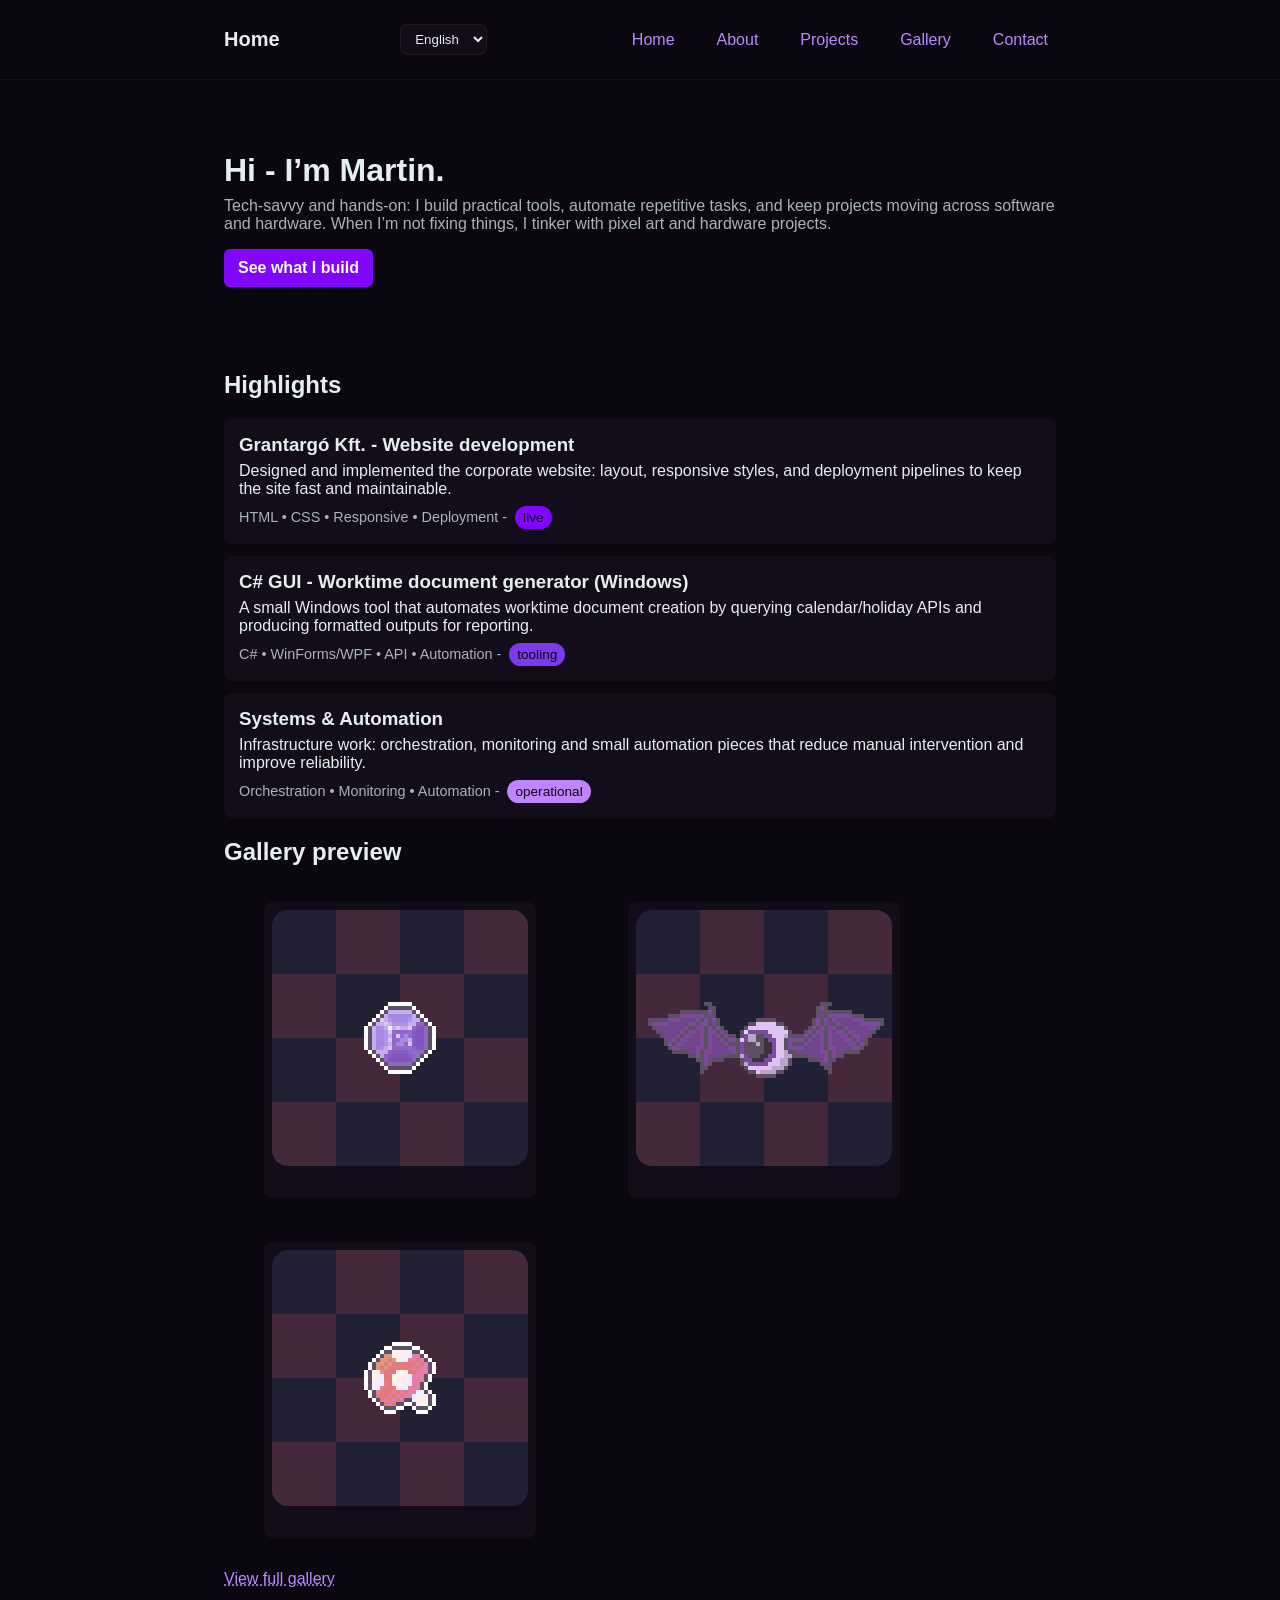
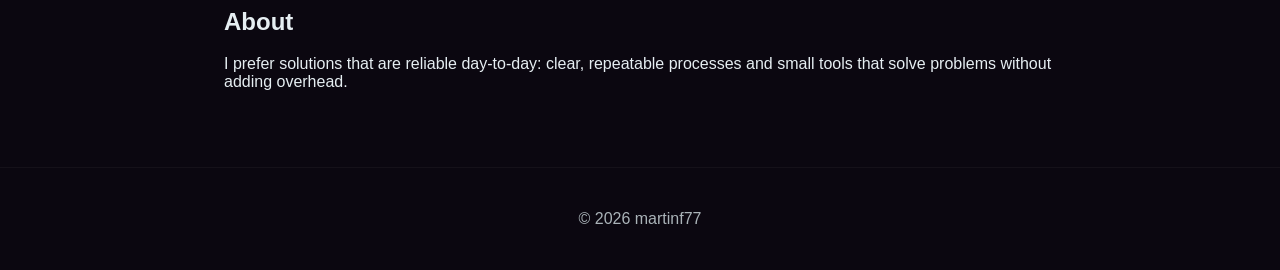
<file: index.html>
<!doctype html>
<html lang="en">
<head>
  <meta charset="utf-8" />
  <meta name="viewport" content="width=device-width,initial-scale=1" />
  <title>Home - martinf77</title>
  <link rel="stylesheet" href="assets/css/style.css">
</head>
<body>
  <header class="site-header">
    <div class="container">
      <h1 class="site-title" data-i18n="title.home">Home</h1>
      <div class="header-controls">
        <select id="lang-select" aria-label="Language">
          <option value="en">English</option>
          <option value="hu">Magyar</option>
        </select>
      </div>
      <nav>
        <a href="index.html" data-i18n="nav.home">Home</a>
        <a href="about.html" data-i18n="nav.about">About</a>
        <a href="projects.html" data-i18n="nav.projects">Projects</a>
        <a href="gallery.html" data-i18n="nav.gallery">Gallery</a>
        <a href="contact.html" data-i18n="nav.contact">Contact</a>
      </nav>
    </div>
  </header>

  <main class="container">
    <section class="hero">
      <h2 data-i18n="hero.hi">Hi - I’m Martin.</h2>
      <p class="tagline" data-i18n="hero.tagline">Tech-savvy and hands-on: I build practical tools, automate repetitive tasks, and keep projects moving across software and hardware. When I’m not fixing things, I tinker with pixel art and hardware projects.</p>
      <p><a class="cta" href="projects.html" data-i18n="cta.projects">See what I build</a></p>
    </section>

    <section>
      <h2 data-i18n="highlights.title">Highlights</h2>
      <ul class="projects-list">
        <li>
          <h3 class="project-title"><a href="https://grantargo.hu" target="_blank" rel="noopener noreferrer" data-i18n="project.grantargo.title">Grantargó Kft. - Website development</a></h3>
          <p class="project-desc" data-i18n="project.grantargo.desc">Designed and implemented the corporate website: layout, responsive styles, and deployment pipelines to keep the site fast and maintainable.</p>
          <div class="project-meta muted small">HTML • CSS • Responsive • Deployment - <span class="status-pill status-live" data-i18n="status.live">live</span></div>
        </li>

        <li>
          <h3 class="project-title" data-i18n="project.worktime.title">C# GUI - Worktime document generator (Windows)</h3>
          <p class="project-desc" data-i18n="project.worktime.desc">A small Windows tool that automates worktime document creation by querying calendar/holiday APIs and producing formatted outputs for reporting.</p>
          <div class="project-meta muted small">C# • WinForms/WPF • API • Automation - <span class="status-pill status-tooling" data-i18n="status.tooling">tooling</span></div>
        </li>

        <li>
          <h3 class="project-title" data-i18n="project.sys.title">Systems & Automation</h3>
          <p class="project-desc" data-i18n="project.sys.desc">Infrastructure work: orchestration, monitoring and small automation pieces that reduce manual intervention and improve reliability.</p>
          <div class="project-meta muted small">Orchestration • Monitoring • Automation - <span class="status-pill status-operational" data-i18n="status.operational">operational</span></div>
        </li>
      </ul>
    </section>

    <section>
      <h2 data-i18n="gallery.preview">Gallery preview</h2>
      <div class="gallery-grid">
        <figure>
          <img src="images/gallery/amethyst-post.gif" alt="amethyst pixel art">
          <figcaption>amethyst</figcaption>
        </figure>

        <figure>
          <img src="images/gallery/eyebat-post.gif" alt="eyebat pixel art">
          <figcaption>eyebat</figcaption>
        </figure>

        <figure>
          <img src="images/gallery/red-mushroom-post.gif" alt="red mushroom pixel art">
          <figcaption>red mushroom</figcaption>
        </figure>
      </div>
      <p><a href="gallery.html" data-i18n="gallery.view">View full gallery</a></p>
    </section>

    <section>
      <h2 data-i18n="about.title">About</h2>
      <p data-i18n="about.intro">I prefer solutions that are reliable day-to-day: clear, repeatable processes and small tools that solve problems without adding overhead. <a href="about.html" data-i18n="about.readmore">Read more</a></p>
    </section>
  </main>

  <footer class="site-footer">
    <div class="container">© <span id="year1"></span> martinf77</div>
  </footer>

  <script>document.getElementById('year1').textContent = new Date().getFullYear();</script>

  <script>
    (function(){
      var SCALE = 4; // desired scale relative to original media size
      var grid = document.querySelector('.gallery-grid');
      if (!grid) return;
      function processFigure(fig){
        var media = fig.querySelector('img,video');
        if (!media) return;
        function applySizing(nw, nh){
          var maxW = Math.max(120, grid.clientWidth - 24);
          var desired = nw * SCALE;
          var finalScale = SCALE;
          if (desired > maxW) {
            var fit = Math.floor(maxW / Math.max(1, nw));
            finalScale = Math.max(1, Math.min(SCALE, fit));
          }
          media.style.width = nw + 'px';
          media.style.height = 'auto';
          media.style.transform = 'scale(' + finalScale + ')';
          media.style.transformOrigin = 'top left';
          fig.style.width = (nw * finalScale + 16) + 'px';
          fig.style.height = (nh * finalScale + 40) + 'px';
        }

        if (media.tagName.toLowerCase() === 'img'){
          if (media.complete && media.naturalWidth) {
            applySizing(media.naturalWidth, media.naturalHeight);
          } else {
            media.addEventListener('load', function(){
              applySizing(media.naturalWidth, media.naturalHeight);
            });
          }
        } else if (media.tagName.toLowerCase() === 'video'){
          if (media.videoWidth) {
            applySizing(media.videoWidth, media.videoHeight);
          } else {
            media.addEventListener('loadedmetadata', function(){
              applySizing(media.videoWidth, media.videoHeight);
            });
          }
        }
      }

      var figs = grid.querySelectorAll('figure');
      figs.forEach(processFigure);
      var resizeTimeout;
      window.addEventListener('resize', function(){
        clearTimeout(resizeTimeout);
        resizeTimeout = setTimeout(function(){
          figs.forEach(processFigure);
        }, 150);
      });
    })();
  </script>
  <script src="assets/js/site-i18n.js" defer></script>
</body>
</html>
</file>
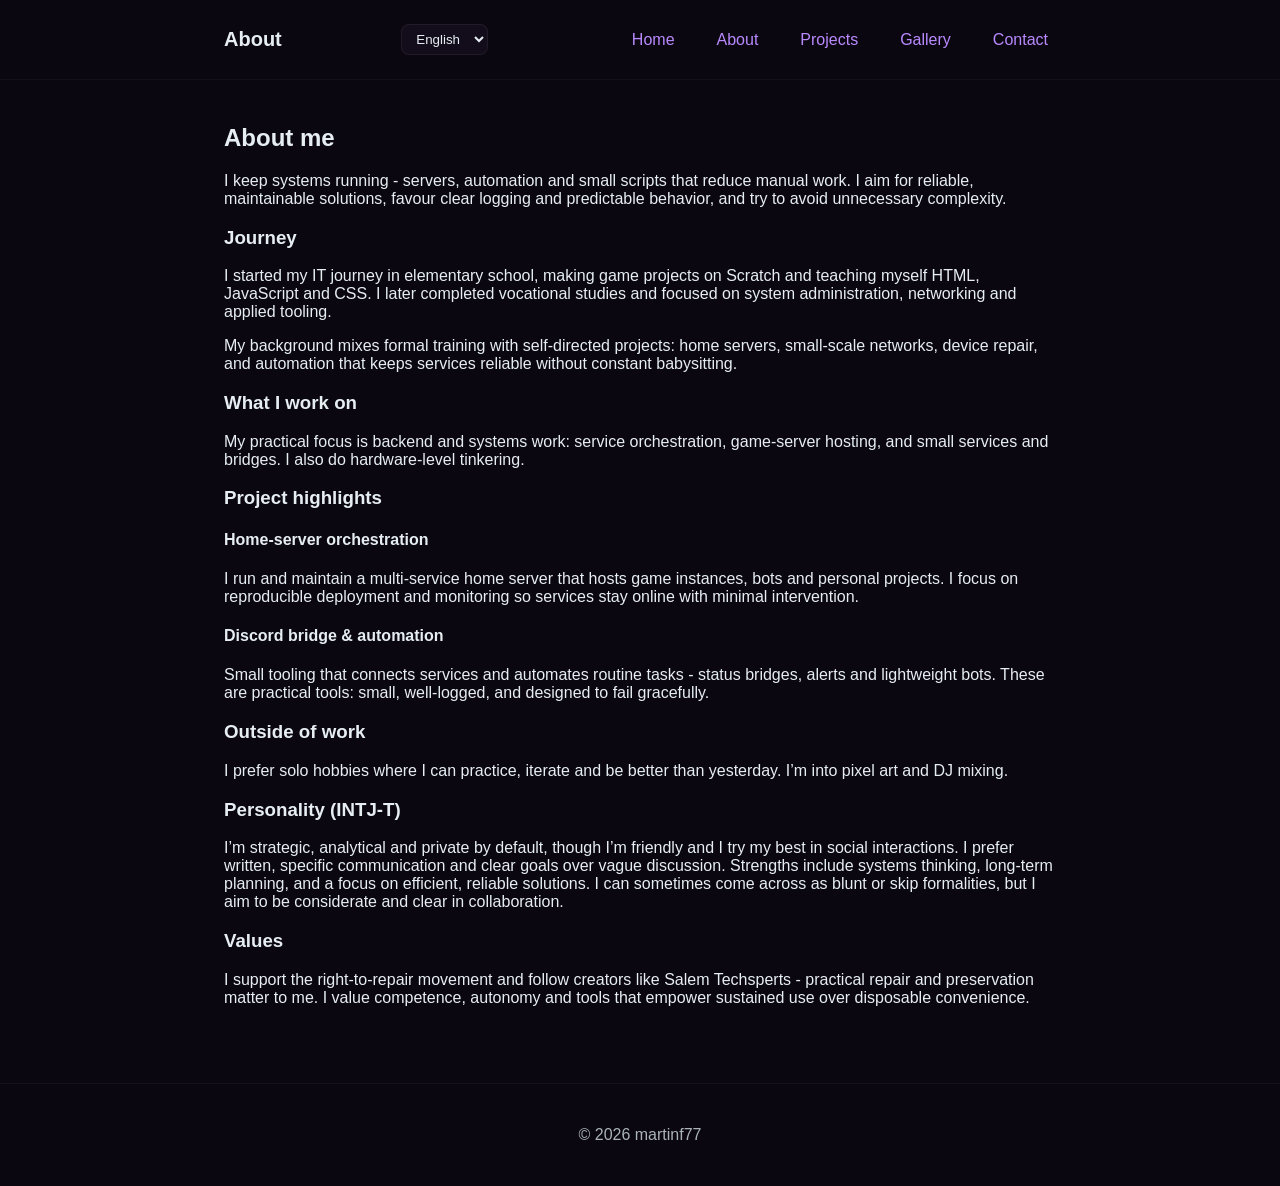
<file: about.html>
<!doctype html>
<html lang="en">
<head>
  <meta charset="utf-8" />
  <meta name="viewport" content="width=device-width,initial-scale=1" />
  <title>About - martinf77</title>
  <link rel="stylesheet" href="assets/css/style.css">
</head>
<body>
  <header class="site-header">
    <div class="container">
      <h1 class="site-title" data-i18n="title.about">About</h1>
      <div class="header-controls">
        <select id="lang-select" aria-label="Language">
          <option value="en">English</option>
          <option value="hu">Magyar</option>
        </select>
      </div>
      <nav>
        <a href="index.html" data-i18n="nav.home">Home</a>
        <a href="about.html" data-i18n="nav.about">About</a>
        <a href="projects.html" data-i18n="nav.projects">Projects</a>
        <a href="gallery.html" data-i18n="nav.gallery">Gallery</a>
        <a href="contact.html" data-i18n="nav.contact">Contact</a>
      </nav>
    </div>
  </header>

  <main class="container">
    <article>
      <section>
        <h2 data-i18n="about.me.title">About me</h2>
        <p data-i18n="about.me.intro">I keep systems running - servers, automation and small scripts that reduce manual work. I aim for reliable, maintainable solutions, favour clear logging and predictable behavior, and try to avoid unnecessary complexity.</p>
      </section>

      <section>
        <h3 data-i18n="about.journey.title">Journey</h3>
        <p data-i18n="about.journey.intro">I started my IT journey in elementary school, making game projects on <a href="https://scratch.mit.edu">Scratch</a> and teaching myself HTML, JavaScript and CSS - those early experiments taught me iteration and systems thinking. I later completed technical school in 2025: <em>Informatikai rendszer- és alkalmazás üzemeltető technikus</em> (vocational diploma - IT Systems & Applications Operations Technician), where I focused on system administration, networking and applied tooling. I also explored university coursework at Óbuda University (NIK), studying toward a BSc in Engineering Informatics, but chose to return to hands-on projects because I learn fastest by building and iterating in the real world.</p>
        <p data-i18n="about.journey.outro">My background mixes formal training with self-directed projects: home servers, small-scale networks, device repair, and automation that keeps services reliable without constant babysitting.</p>
      </section>

      <section>
        <h3 data-i18n="about.work.title">What I work on</h3>
        <p data-i18n="about.work.intro">My practical focus is backend and systems work: service orchestration, game-server hosting, and small services and bridges (for example, Discord integrations). I also do hardware-level tinkering - Raspberry Pi/Arduino projects, maintenance and repair when it makes sense.</p>
      </section>

      <section>
        <h3 data-i18n="about.highlights.title">Project highlights</h3>
        <div class="project">
          <h4 data-i18n="about.home_server.title">Home-server orchestration</h4>
          <p data-i18n="about.home_server.desc">I run and maintain a multi-service home server that hosts game instances, bots and personal projects. I focus on reproducible deployment and monitoring so services stay online with minimal intervention.</p>
        </div>
        <div class="project">
          <h4 data-i18n="about.discord.title">Discord bridge & automation</h4>
          <p data-i18n="about.discord.desc">Small tooling that connects services and automates routine tasks - status bridges, alerts and lightweight bots. These are practical tools: small, well-logged, and designed to fail gracefully.</p>
        </div>
      </section>

      <section>
        <h3 data-i18n="about.outside.title">Outside of work</h3>
        <p data-i18n="about.outside.intro">I prefer solo hobbies where I can practice, iterate and be better than yesterday. I’m into pixel art and DJ mixing - both satisfy the same systems-oriented part of my brain: constraints, iteration and pattern. I enjoy exploring other hobbies that fit that mindset and am always trying new things to see what clicks.</p>
      </section>

      <section>
        <h3 data-i18n="about.personality.title">Personality (INTJ‑T)</h3>
        <p data-i18n="about.personality.desc">I identify as INTJ‑T. In practical terms that means I’m strategic, analytical and private by default, though I’m friendly and I try my best in social interactions. I prefer written, specific communication and clear goals over vague discussion. Strengths include systems thinking, long-term planning, and a focus on efficient, reliable solutions. I can sometimes come across as blunt or skip formalities, but I aim to be considerate and clear in collaboration.</p>
      </section>

      <section>
        <h3 data-i18n="about.values.title">Values</h3>
        <p data-i18n="about.values.desc">I support the right-to-repair movement and follow creators like Salem Techsperts - practical repair and preservation matter to me. I value competence, autonomy and tools that empower sustained use over disposable convenience.</p>
      </section>

      
    </article>
  </main>

  <footer class="site-footer">
    <div class="container">© <span id="year2"></span> martinf77</div>
  </footer>
  <script>document.getElementById('year2').textContent = new Date().getFullYear();</script>
  <script src="assets/js/site-i18n.js" defer></script>
</body>
</html>
</file>
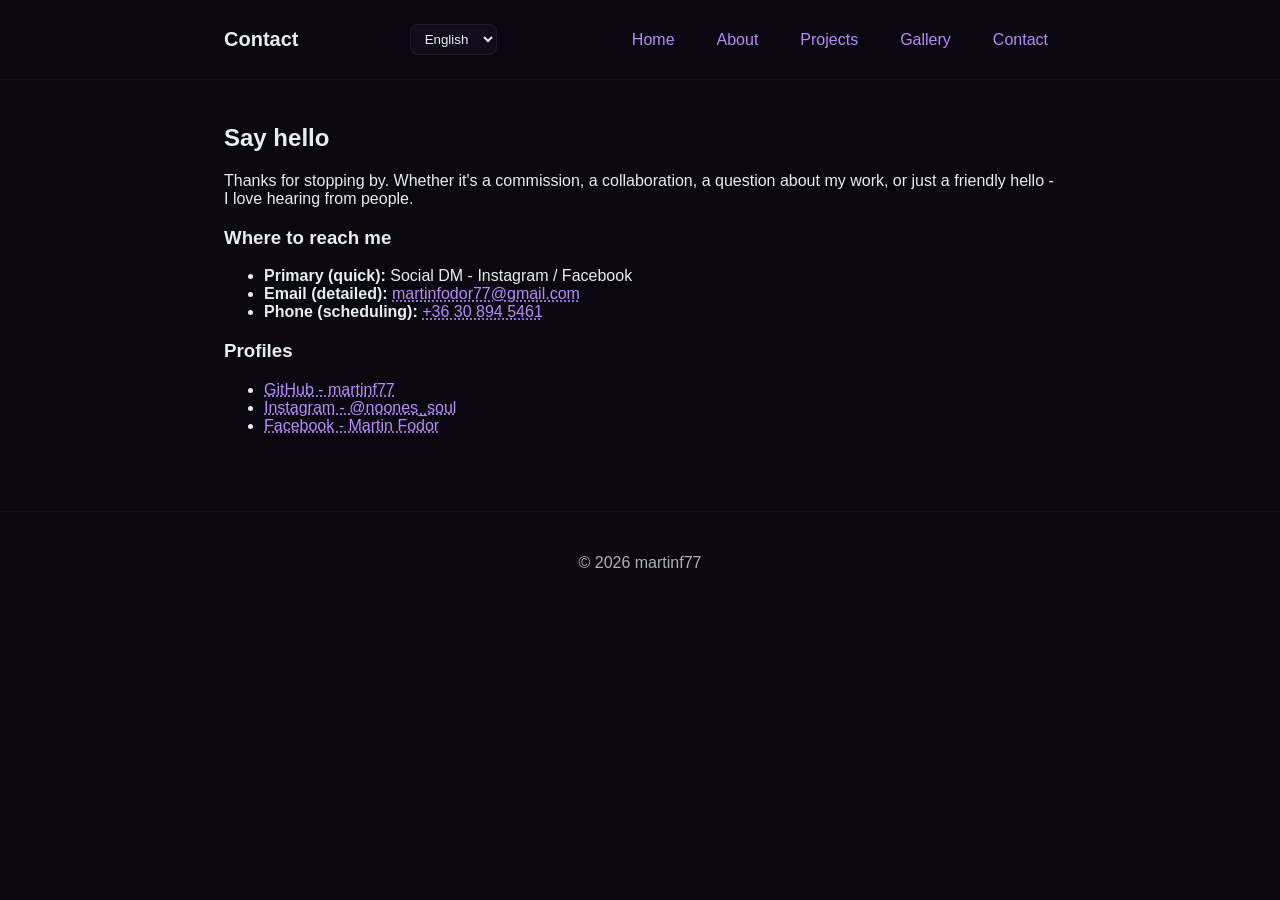
<file: contact.html>
<!doctype html>
<html lang="en">
<head>
  <meta charset="utf-8" />
  <meta name="viewport" content="width=device-width,initial-scale=1" />
  <title>Contact - martinf77</title>
  <link rel="stylesheet" href="assets/css/style.css">
</head>
<body>
  <header class="site-header">
    <div class="container">
      <h1 class="site-title" data-i18n="title.contact">Contact</h1>
      <div class="header-controls">
        <select id="lang-select" aria-label="Language">
          <option value="en">English</option>
          <option value="hu">Magyar</option>
        </select>
      </div>
      <nav>
        <a href="index.html" data-i18n="nav.home">Home</a>
        <a href="about.html" data-i18n="nav.about">About</a>
        <a href="projects.html" data-i18n="nav.projects">Projects</a>
        <a href="gallery.html" data-i18n="nav.gallery">Gallery</a>
        <a href="contact.html" data-i18n="nav.contact">Contact</a>
      </nav>
    </div>
  </header>

  <main class="container">
    <section>
      <h2 data-i18n="contact.title">Say hello</h2>
      <p data-i18n="contact.intro">Thanks for stopping by. Whether it's a commission, a collaboration, a question about my work, or just a friendly hello - I love hearing from people. The quickest way to reach me is via social DM; for formal requests or attachments, email is preferable. If you need to coordinate times, a call or text is fine.</p>

      <h3 data-i18n="contact.where.title">Where to reach me</h3>
      <ul>
        <li><strong data-i18n="contact.primary.label">Primary (quick):</strong> <span data-i18n="contact.primary.value">Social DM - Instagram / Facebook</span></li>
        <li><strong data-i18n="contact.email.label">Email (detailed):</strong> <a href="mailto:martinfodor77@gmail.com">martinfodor77@gmail.com</a></li>
        <li><strong data-i18n="contact.phone.label">Phone (scheduling):</strong> <a href="tel:+36308945461">+36 30 894 5461</a></li>
      </ul>

      <h3 data-i18n="contact.profiles.title">Profiles</h3>
      <ul>
        <li><a href="https://github.com/martinf77" target="_blank" rel="noopener">GitHub - martinf77</a></li>
        <li><a href="https://www.instagram.com/noones_soul/" target="_blank" rel="noopener">Instagram - @noones_soul</a></li>
        <li><a href="https://www.facebook.com/arty.fodor" target="_blank" rel="noopener">Facebook - Martin Fodor</a></li>
      </ul>
    </section>
  </main>

  <footer class="site-footer">
    <div class="container">© <span id="year4"></span> martinf77</div>
  </footer>
  <script>document.getElementById('year4').textContent = new Date().getFullYear();</script>
  <script src="assets/js/site-i18n.js" defer></script>
</body>
</html>
</file>
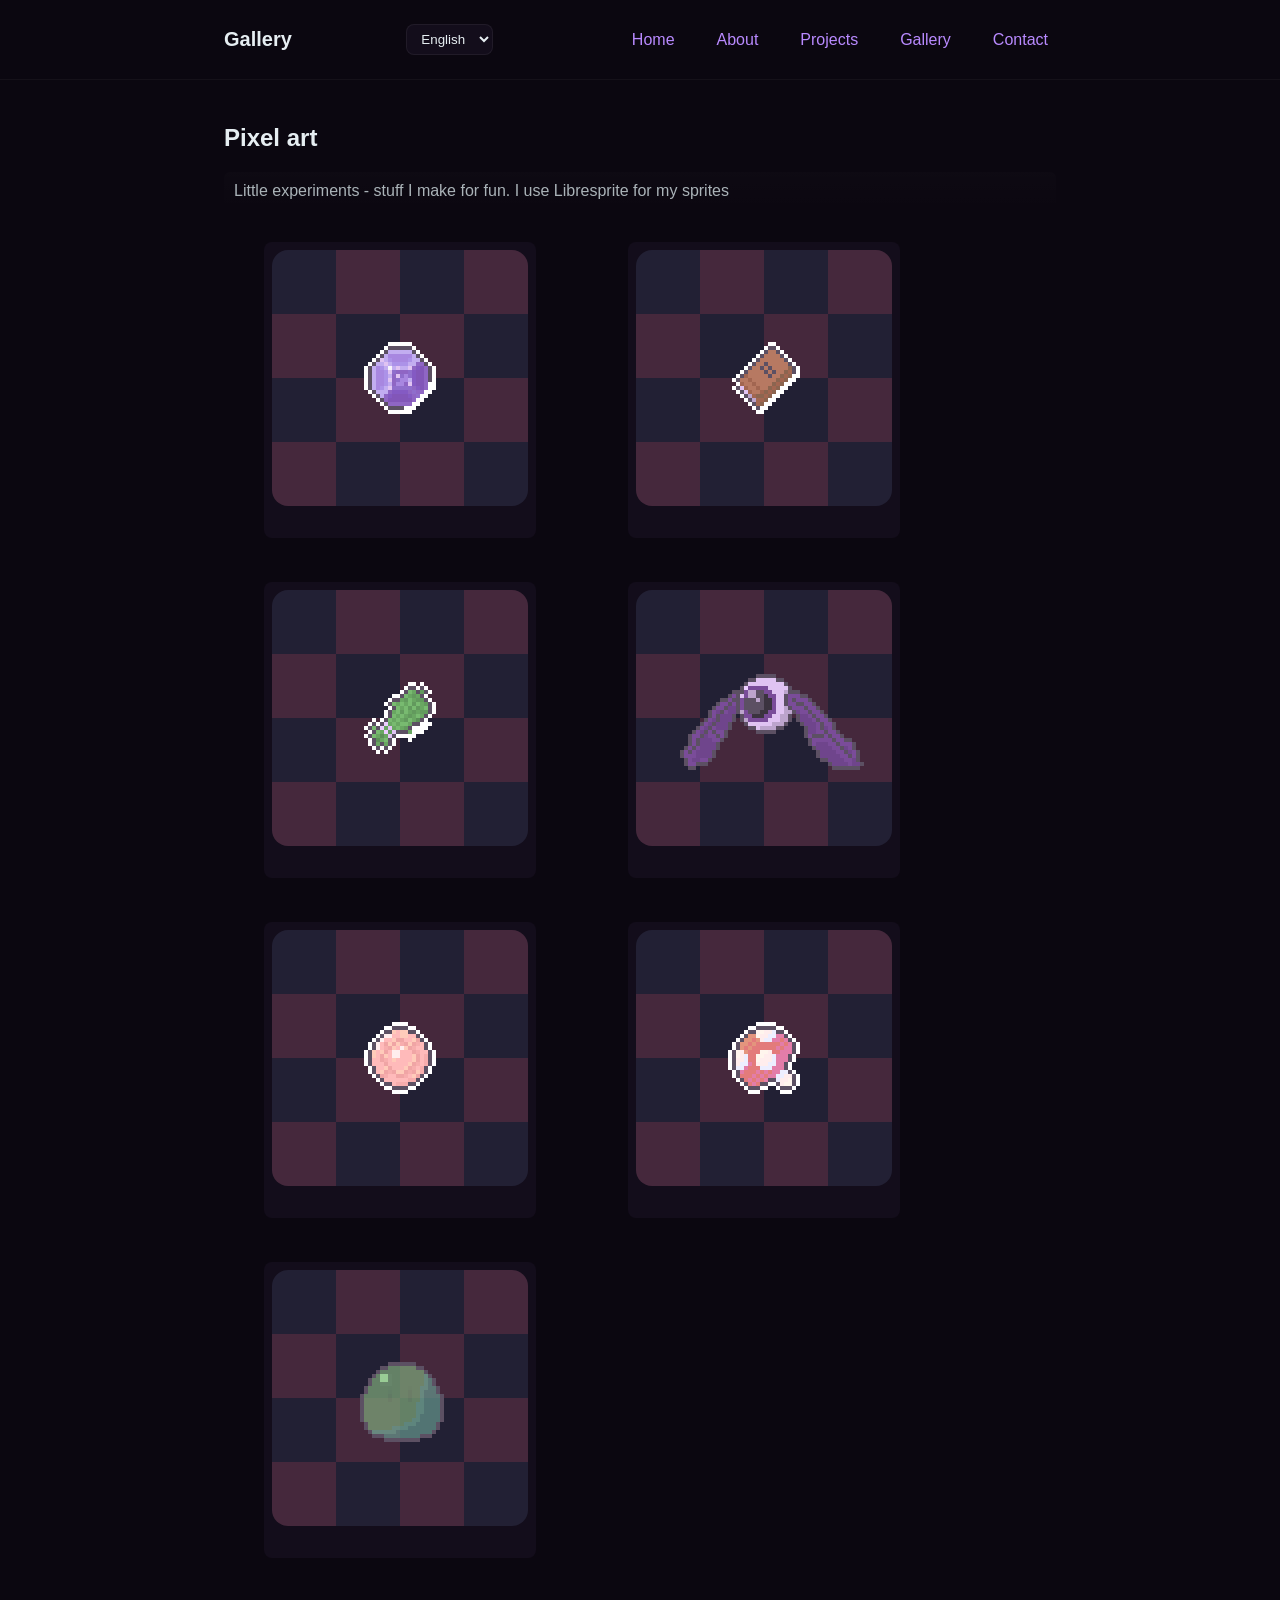
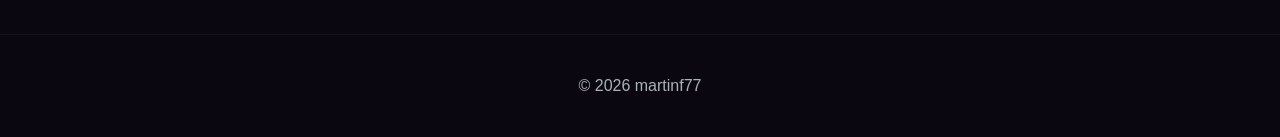
<file: gallery.html>
<!doctype html>
<html lang="en">
<head>
  <meta charset="utf-8" />
  <meta name="viewport" content="width=device-width,initial-scale=1" />
  <title>Gallery - martinf77</title>
  <link rel="stylesheet" href="assets/css/style.css">
</head>
<body>
  <header class="site-header">
    <div class="container">
      <h1 class="site-title" data-i18n="title.gallery">Gallery</h1>
      <div class="header-controls">
        <select id="lang-select" aria-label="Language">
          <option value="en">English</option>
          <option value="hu">Magyar</option>
        </select>
      </div>
      <nav>
        <a href="index.html" data-i18n="nav.home">Home</a>
        <a href="about.html" data-i18n="nav.about">About</a>
        <a href="projects.html" data-i18n="nav.projects">Projects</a>
        <a href="gallery.html" data-i18n="nav.gallery">Gallery</a>
        <a href="contact.html" data-i18n="nav.contact">Contact</a>
      </nav>
    </div>
  </header>

  <main class="container">
    <section>
      <h2 data-i18n="gallery.pixelart">Pixel art</h2>
      <p class="muted note" data-i18n="gallery.note">Little experiments - stuff I make for fun. I use Libresprite for my sprites</p>

      <div class="gallery-grid">
        <figure>
          <img src="images/gallery/amethyst-post.gif" alt="amethyst pixel art">
          <figcaption data-i18n="gallery.caption.amethyst">amethyst</figcaption>
        </figure>

        <figure>
          <img src="images/gallery/book-post.gif" alt="book pixel art">
          <figcaption data-i18n="gallery.caption.book">book</figcaption>
        </figure>

        <figure>
          <img src="images/gallery/bundle-post.gif" alt="bundle pixel art">
          <figcaption data-i18n="gallery.caption.bundle">bundle</figcaption>
        </figure>

        <figure>
          <img src="images/gallery/eyebat-post.gif" alt="eyebat pixel art">
          <figcaption data-i18n="gallery.caption.eyebat">eyebat</figcaption>
        </figure>

        <figure>
          <img src="images/gallery/quartz-post.gif" alt="quartz pixel art">
          <figcaption data-i18n="gallery.caption.quartz">quartz</figcaption>
        </figure>

        <figure>
          <img src="images/gallery/red-mushroom-post.gif" alt="red mushroom pixel art">
          <figcaption data-i18n="gallery.caption.red_mushroom">red mushroom</figcaption>
        </figure>

        <figure>
          <img src="images/gallery/slime1-post.gif" alt="slime pixel art">
          <figcaption data-i18n="gallery.caption.slime">slime</figcaption>
        </figure>
      </div>

      
    </section>
  </main>

  <footer class="site-footer">
    <div class="container">© <span id="year5"></span> martinf77</div>
  </footer>
  <script>
    document.getElementById('year5').textContent = new Date().getFullYear();

    (function(){
      var SCALE = 4; // desired scale relative to original media size
      var grid = document.querySelector('.gallery-grid');
      if (!grid) return;
      function processFigure(fig){
        var media = fig.querySelector('img,video');
        if (!media) return;
        function applySizing(nw, nh){
          // container width available for gallery (approx)
          var maxW = Math.max(120, grid.clientWidth - 24);
          var desired = nw * SCALE;
          var finalScale = SCALE;
          if (desired > maxW) {
            var fit = Math.floor(maxW / Math.max(1, nw));
            finalScale = Math.max(1, Math.min(SCALE, fit));
          }
          media.style.width = nw + 'px';
          media.style.height = 'auto';
          media.style.transform = 'scale(' + finalScale + ')';
          media.style.transformOrigin = 'top left';
          fig.style.width = (nw * finalScale + 16) + 'px'; // include padding
          fig.style.height = (nh * finalScale + 40) + 'px';
        }

        if (media.tagName.toLowerCase() === 'img'){
          if (media.complete && media.naturalWidth) {
            applySizing(media.naturalWidth, media.naturalHeight);
          } else {
            media.addEventListener('load', function(){
              applySizing(media.naturalWidth, media.naturalHeight);
            });
          }
        } else if (media.tagName.toLowerCase() === 'video'){
          if (media.videoWidth) {
            applySizing(media.videoWidth, media.videoHeight);
          } else {
            media.addEventListener('loadedmetadata', function(){
              applySizing(media.videoWidth, media.videoHeight);
            });
          }
        }
      }

      // process existing figures
      var figs = grid.querySelectorAll('figure');
      figs.forEach(processFigure);

      // re-run on resize to adjust fit
      var resizeTimeout;
      window.addEventListener('resize', function(){
        clearTimeout(resizeTimeout);
        resizeTimeout = setTimeout(function(){
          figs.forEach(processFigure);
        }, 150);
      });
    })();
  </script>
  <script src="assets/js/site-i18n.js" defer></script>
</body>
</html>
</file>
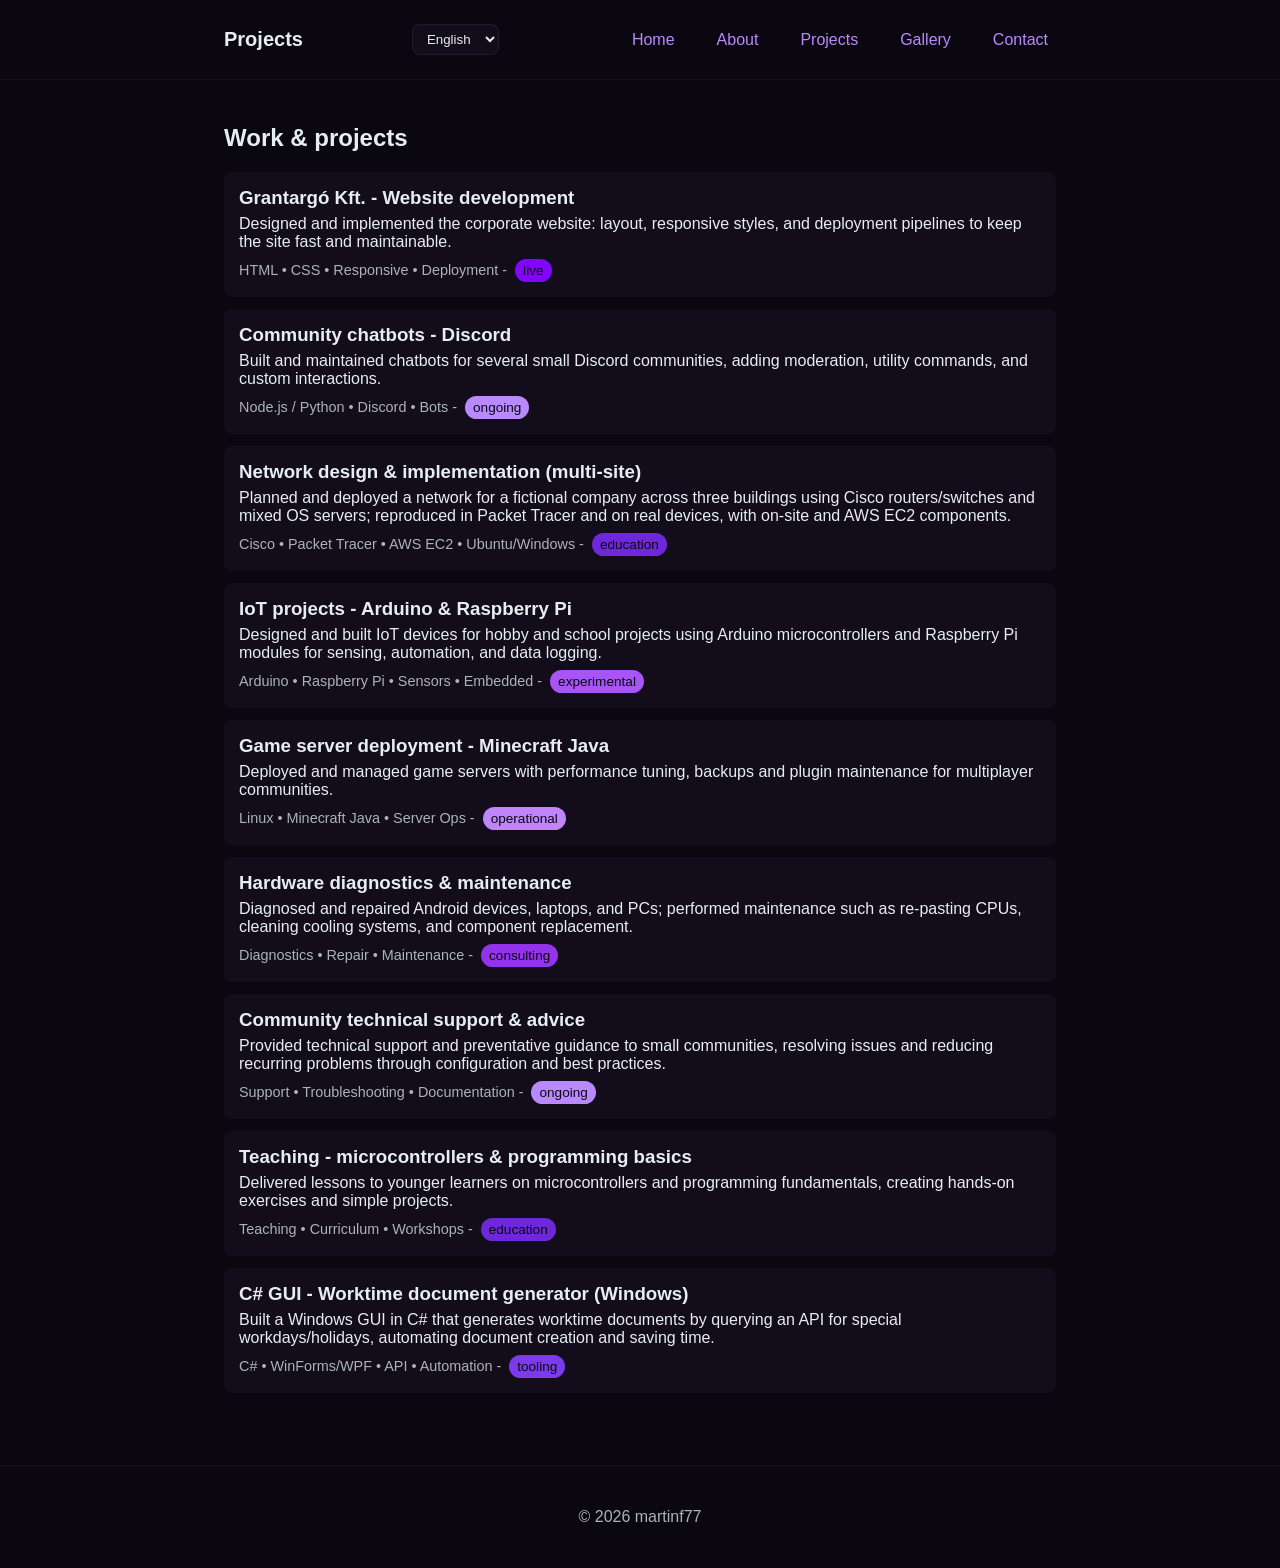
<file: projects.html>
<!doctype html>
<html lang="en">
<head>
  <meta charset="utf-8" />
  <meta name="viewport" content="width=device-width,initial-scale=1" />
  <title>Projects - martinf77</title>
  <link rel="stylesheet" href="assets/css/style.css">
</head>
<body>
  <header class="site-header">
    <div class="container">
      <h1 class="site-title" data-i18n="title.projects">Projects</h1>
      <div class="header-controls">
        <select id="lang-select" aria-label="Language">
          <option value="en">English</option>
          <option value="hu">Magyar</option>
        </select>
      </div>
      <nav>
        <a href="index.html" data-i18n="nav.home">Home</a>
        <a href="about.html" data-i18n="nav.about">About</a>
        <a href="projects.html" data-i18n="nav.projects">Projects</a>
        <a href="gallery.html" data-i18n="nav.gallery">Gallery</a>
        <a href="contact.html" data-i18n="nav.contact">Contact</a>
      </nav>
    </div>
  </header>

  <main class="container">
    <section>
      <h2 data-i18n="projects.title">Work & projects</h2>
      <ul class="projects-list">
        <li>
          <h3 class="project-title"><a href="https://grantargo.hu" target="_blank" rel="noopener noreferrer" data-i18n="project.grantargo.title">Grantargó Kft. - Website development</a></h3>
          <p class="project-desc" data-i18n="project.grantargo.desc">Designed and implemented the corporate website for Grantargó Kft., responsible for layout, responsive design, and deployment.</p>
          <div class="project-meta muted small">HTML • CSS • Responsive • Deployment - <span class="status-pill status-live" data-i18n="status.live">live</span></div>
        </li>

        <li>
          <h3 class="project-title" data-i18n="project.chatbots.title">Community chatbots - Discord</h3>
          <p class="project-desc" data-i18n="project.chatbots.desc">Built and maintained chatbots for several small Discord communities, adding moderation, utility commands, and custom interactions.</p>
          <div class="project-meta muted small">Node.js / Python • Discord • Bots - <span class="status-pill status-ongoing" data-i18n="status.ongoing">ongoing</span></div>
        </li>

        <li>
          <h3 class="project-title" data-i18n="project.network.title">Network design & implementation (multi-site)</h3>
          <p class="project-desc" data-i18n="project.network.desc">Planned and deployed a network for a fictional company across three buildings using Cisco routers/switches and mixed OS servers; reproduced in Packet Tracer and on real devices, with on-site and AWS EC2 components.</p>
          <div class="project-meta muted small">Cisco • Packet Tracer • AWS EC2 • Ubuntu/Windows - <span class="status-pill status-education" data-i18n="status.education">education</span></div>
        </li>

        <li>
          <h3 class="project-title" data-i18n="project.iot.title">IoT projects - Arduino & Raspberry Pi</h3>
          <p class="project-desc" data-i18n="project.iot.desc">Designed and built IoT devices for hobby and school projects using Arduino microcontrollers and Raspberry Pi modules for sensing, automation, and data logging.</p>
          <div class="project-meta muted small">Arduino • Raspberry Pi • Sensors • Embedded - <span class="status-pill status-experimental" data-i18n="status.experimental">experimental</span></div>
        </li>

        <li>
          <h3 class="project-title" data-i18n="project.gameserver.title">Game server deployment - Minecraft Java</h3>
          <p class="project-desc" data-i18n="project.gameserver.desc">Deployed and managed game servers with performance tuning, backups and plugin maintenance for multiplayer communities.</p>
          <div class="project-meta muted small">Linux • Minecraft Java • Server Ops - <span class="status-pill status-operational" data-i18n="status.operational">operational</span></div>
        </li>

        <li>
          <h3 class="project-title" data-i18n="project.hardware.title">Hardware diagnostics & maintenance</h3>
          <p class="project-desc" data-i18n="project.hardware.desc">Diagnosed and repaired Android devices, laptops, and PCs; performed maintenance such as re-pasting CPUs, cleaning cooling systems, and component replacement.</p>
          <div class="project-meta muted small">Diagnostics • Repair • Maintenance - <span class="status-pill status-consulting" data-i18n="status.consulting">consulting</span></div>
        </li>

        <li>
          <h3 class="project-title" data-i18n="project.support.title">Community technical support & advice</h3>
          <p class="project-desc" data-i18n="project.support.desc">Provided technical support and preventative guidance to small communities, resolving issues and reducing recurring problems through configuration and best practices.</p>
          <div class="project-meta muted small">Support • Troubleshooting • Documentation - <span class="status-pill status-ongoing" data-i18n="status.ongoing">ongoing</span></div>
        </li>

        <li>
          <h3 class="project-title" data-i18n="project.teaching.title">Teaching - microcontrollers & programming basics</h3>
          <p class="project-desc" data-i18n="project.teaching.desc">Delivered lessons to younger learners on microcontrollers and programming fundamentals, creating hands-on exercises and simple projects.</p>
          <div class="project-meta muted small">Teaching • Curriculum • Workshops - <span class="status-pill status-education" data-i18n="status.education">education</span></div>
        </li>

        <li>
          <h3 class="project-title">C# GUI - Worktime document generator (Windows)</h3>
          <p class="project-desc">Built a Windows GUI in C# that generates worktime documents by querying an API for special workdays/holidays, automating document creation and saving time.</p>
          <div class="project-meta muted small">C# • WinForms/WPF • API • Automation - <span class="status-pill status-tooling">tooling</span></div>
        </li>
      </ul>

      
    </section>
  </main>

  <footer class="site-footer">
    <div class="container">© <span id="year3"></span> martinf77</div>
  </footer>
  <script>document.getElementById('year3').textContent = new Date().getFullYear();</script>
  <script src="assets/js/site-i18n.js" defer></script>
</body>
</html>
</file>
<file: assets/css/style.css>
/* Dark theme minimal styles */

:root {
  --bg: #0b0710;
  --card: #130d1b;
  --muted: #aab3b8;
  --accent: #b98aff;
  --link: #b98aff;
  --link-visited: #9b72d0;
  --text: #e6eef2;

  --violet: #8006fd;
  --violet-dark: #1b1028;
  --violet-border: rgba(128, 6, 253, 0.25);
  --violet-glow: rgba(128, 6, 253, 0.18);
}

/* link colors for readability */
a{color:var(--link);text-decoration:underline dotted}
a:visited{color:var(--link-visited)}
a:hover,a:focus{color:var(--accent);text-decoration:underline}
*{box-sizing:border-box}
html,body{height:100%}
body{margin:0;font-family:Inter,Segoe UI,Arial,Helvetica,sans-serif;background:var(--bg);color:var(--text);-webkit-font-smoothing:antialiased}
.container{max-width:880px;margin:0 auto;padding:24px}
.site-header{border-bottom:1px solid rgba(255,255,255,0.04);}
.site-header .container{display:flex;align-items:center;justify-content:space-between}
.site-title{margin:0;font-size:1.25rem}
.header-controls{margin-left:12px;margin-right:12px}
.header-controls #lang-select{
  background:var(--card);
  color:var(--text);
  border:1px solid rgba(255,255,255,0.06);
  padding:6px 10px;
  border-radius:8px;
  caret-color:var(--text);
  -webkit-appearance: menulist;
  appearance: menulist;
}
.header-controls #lang-select:focus{outline:2px solid rgba(128,6,253,0.28);}
.header-controls #lang-select option{background:var(--card);color:var(--text)}
.site-header nav a{color:var(--link);text-decoration:none;margin-left:16px}
.site-header nav a:hover{color:var(--text)}
.hero{padding:48px 0}
.hero h2{margin:0 0 8px 0;font-size:2rem}
.tagline{color:var(--muted);margin:0 0 16px 0}

.cta {
  display: inline-block;
  padding: 10px 14px;
  background: #b98aff;
  color: #160824;
  border-radius: 6px;
  text-decoration: none;
  font-weight: 700;
  transition: background .15s ease, transform .15s ease;
}

.cta:hover,
.cta:focus {
  background: #d0adff;
  color: #160824;
  outline: 2px solid rgba(185, 138, 255, 0.35);
  outline-offset: 3px;
}

.intro h3{margin-top:24px}
.projects-list{list-style:none;padding:0;margin:0}
.projects-list li{background:var(--card);padding:14px;border-radius:8px;margin:12px 0}
.site-footer{border-top:1px solid rgba(255,255,255,0.04);padding:18px 0;margin-top:36px;color:var(--muted);text-align:center}
@media (max-width:600px){.site-header .container{flex-direction:column;align-items:flex-start}.site-header nav{margin-top:8px}.hero h2{font-size:1.5rem}}

/* system / log styles */
.sysbox{background: var(--violet-dark);border:1px solid rgba(255,255,255,0.03);padding:14px;border-radius:8px;margin:18px 0;font-family:ui-monospace,SFMono-Regular,Menlo,Monaco,monospace}
.sysmeta{color:var(--muted);font-size:0.95rem;margin-bottom:8px}
.syslog{background:#04060a;color:#d8c9ed;padding:12px;border-radius:6px;overflow:auto;max-height:160px;font-size:0.85rem}
.note{background:linear-gradient(180deg,rgba(255,255,255,0.01),transparent);padding:10px;border-radius:6px;margin-top:10px}
.small{font-size:0.9rem}
.muted{color:var(--muted)}

/* gallery */
.gallery-grid{display:flex;flex-wrap:wrap;gap:12px;margin-top:12px;align-items:flex-start}
.gallery-grid figure{background:var(--card);padding:8px;border-radius:8px;display:block;flex:0 0 auto;overflow:hidden}
.gallery-grid img,.gallery-grid video{border-radius:4px;display:block;object-fit:contain}
.gallery-grid img{image-rendering: pixelated;image-rendering: crisp-edges;-ms-interpolation-mode: nearest-neighbor}
.gallery-grid figcaption{color:var(--muted);font-size:0.85rem;margin-top:8px;text-align:center}

/* Responsive tweaks */
/* container padding and readable type on small screens */
@media (max-width:900px){
  .container{padding:18px}
  .hero h2{font-size:1.6rem}
}
@media (max-width:600px){
  .container{padding:14px}
  .site-header .container{flex-direction:column;align-items:flex-start}
  .site-header nav{margin-top:10px}
  .site-header nav a{padding:8px 10px;margin-left:0}
  .hero h2{font-size:1.4rem}
  .tagline{font-size:0.95rem}
  .gallery-grid{grid-template-columns:repeat(auto-fill,minmax(140px,1fr))}
  .syslog{max-height:120px}
}
@media (max-width:420px){
  .container{padding:12px}
  .hero h2{font-size:1.2rem}
  .gallery-grid{grid-template-columns:repeat(auto-fill,minmax(120px,1fr))}
}

/* header/nav improvements for touch and wrapping */
.site-header nav{display:flex;gap:10px;flex-wrap:wrap}
.site-header nav a{color:var(--link);text-decoration:none;padding:6px 8px;border-radius:6px}
.site-header nav a:hover{color:var(--text);background:rgba(255,255,255,0.02)}

/* ensure media elements fit their grid cells */
.gallery-grid img,.gallery-grid video{width:100%;height:auto;display:block;object-fit:contain}
.gallery-grid video{max-height:240px}

/* make sysbox and notes adapt */
.sysbox{padding:12px}
.syslog{font-size:0.82rem}

/* Project card utilities */
.projects-list li{transition:transform .12s ease,box-shadow .12s ease}
.projects-list li:hover{transform:translateY(-6px);box-shadow:0 8px 24px rgba(0,0,0,0.45)}
.project-title{margin:0 0 6px 0}
.project-title a{color:var(--text);text-decoration:none}
.project-title a:hover{color:var(--accent);text-decoration:underline}
.project-desc{margin:0 0 8px}
.project-meta{display:flex;flex-wrap:wrap;gap:8px;align-items:center}
.status-pill{background: var(--violet);color: #fff;padding: 4px 8px;border-radius: 999px;font-size: .85rem;}
.status-live{background:#8006fd;color:var(--bg)}
.status-ongoing{background:var(--accent);color:var(--bg)}
.status-education{background:#6d28d9;color:var(--bg)}
.status-experimental{background:#a855f7;color:var(--bg)}
.status-operational{background:#c084fc;color:var(--bg)}
.status-consulting{background:#9333ea;color:var(--bg)}
.status-tooling{background:#7c3aed;color:var(--bg)}
.project-links{margin-left:auto;display:flex;gap:8px}
.project-links a{color:var(--link);text-decoration:none;padding:6px;border-radius:6px}
.project-links a:hover{color:var(--text);background:rgba(255,255,255,0.02)}

@media (max-width:600px){
  .project-meta{flex-direction:column;align-items:flex-start}
  .project-links{margin-left:0}
  .projects-list li{padding:12px}
}


.projects-list li {
  border: 1px solid transparent;
  transition:
    transform .12s ease,
    box-shadow .12s ease,
    border-color .12s ease;
}

.projects-list li:hover {
  border-color: var(--violet-border);
  box-shadow:
    0 8px 24px rgba(0, 0, 0, 0.45),
    0 0 18px rgba(128, 6, 253, 0.08);
}

.cta {
  background: var(--violet);
  color: #fff;
}

.cta:hover,
.cta:focus {
  background: #9333ff;
  color: #fff;
}
</file>
